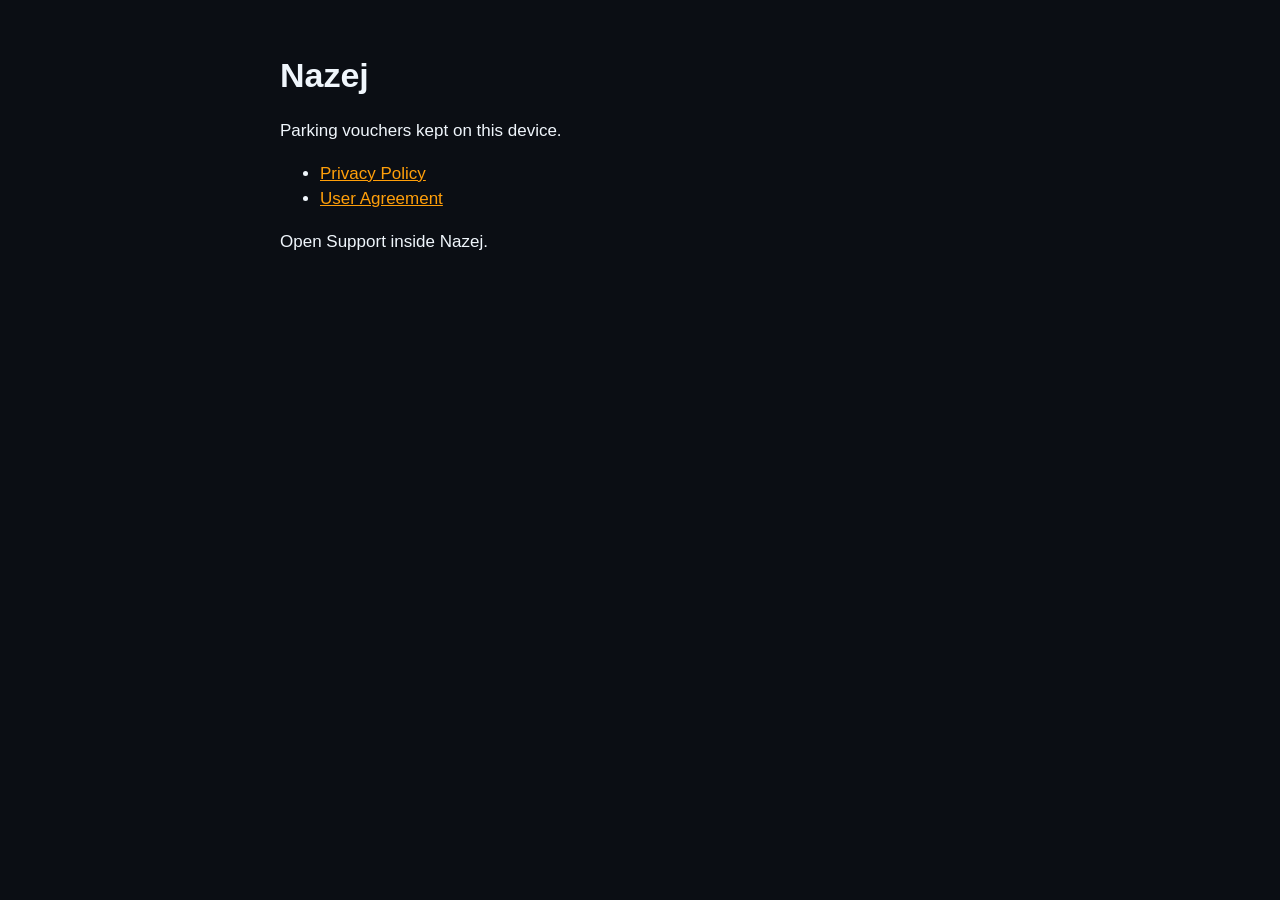
<file: index.html>
<!DOCTYPE html>
<html lang="en">
<head>
  <meta charset="utf-8">
  <meta name="viewport" content="width=device-width, initial-scale=1">
  <title>Nazej Legal</title>
  <link rel="stylesheet" href="legal.css">
</head>
<body>
  <main>
    <h1>Nazej</h1>
    <p>Parking vouchers kept on this device.</p>
    <ul>
      <li><a href="privacy-policy.html">Privacy Policy</a></li>
      <li><a href="user-agreement.html">User Agreement</a></li>
    </ul>
    <p>Open Support inside Nazej.</p>
  </main>
</body>
</html>
</file>
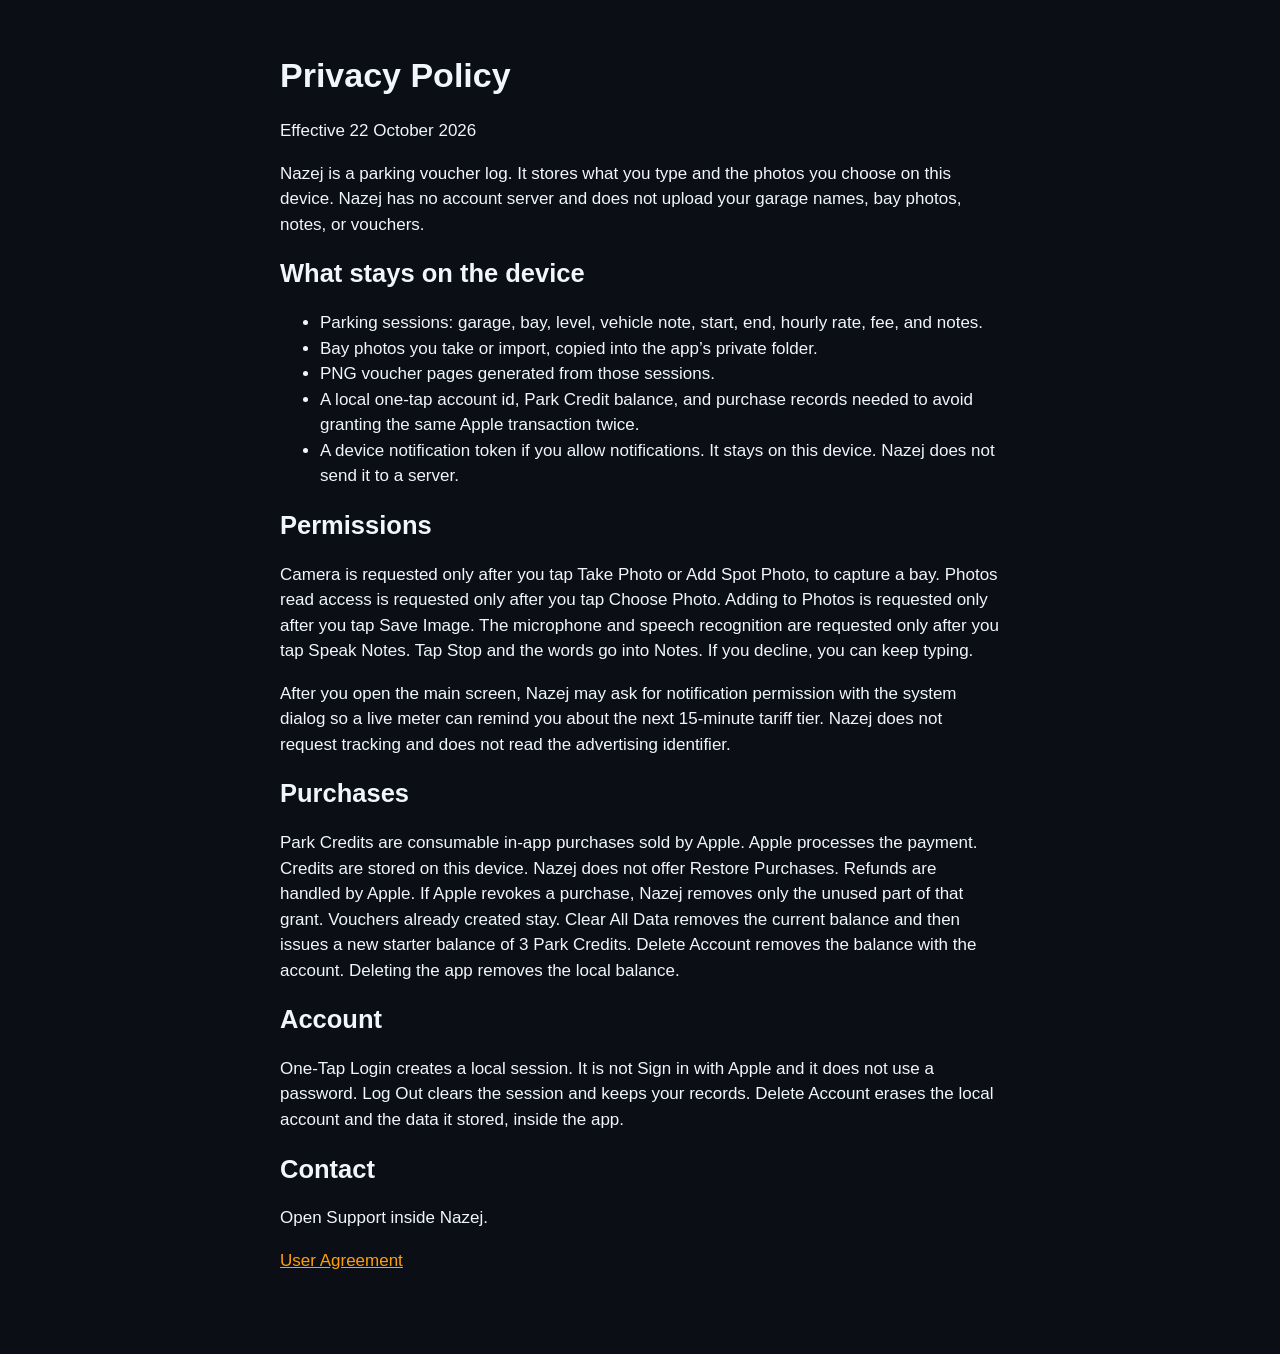
<file: privacy-policy.html>
<!DOCTYPE html>
<html lang="en">
<head>
  <meta charset="utf-8">
  <meta name="viewport" content="width=device-width, initial-scale=1">
  <title>Privacy Policy</title>
  <link rel="stylesheet" href="legal.css">
</head>
<body>
  <main>
    <h1>Privacy Policy</h1>
    <p>Effective 22 October 2026</p>
    <p>Nazej is a parking voucher log. It stores what you type and the photos you choose on this device. Nazej has no account server and does not upload your garage names, bay photos, notes, or vouchers.</p>
    <h2>What stays on the device</h2>
    <ul>
      <li>Parking sessions: garage, bay, level, vehicle note, start, end, hourly rate, fee, and notes.</li>
      <li>Bay photos you take or import, copied into the app’s private folder.</li>
      <li>PNG voucher pages generated from those sessions.</li>
      <li>A local one-tap account id, Park Credit balance, and purchase records needed to avoid granting the same Apple transaction twice.</li>
      <li>A device notification token if you allow notifications. It stays on this device. Nazej does not send it to a server.</li>
    </ul>
    <h2>Permissions</h2>
    <p>Camera is requested only after you tap Take Photo or Add Spot Photo, to capture a bay. Photos read access is requested only after you tap Choose Photo. Adding to Photos is requested only after you tap Save Image. The microphone and speech recognition are requested only after you tap Speak Notes. Tap Stop and the words go into Notes. If you decline, you can keep typing.</p>
    <p>After you open the main screen, Nazej may ask for notification permission with the system dialog so a live meter can remind you about the next 15-minute tariff tier. Nazej does not request tracking and does not read the advertising identifier.</p>
    <h2>Purchases</h2>
    <p>Park Credits are consumable in-app purchases sold by Apple. Apple processes the payment. Credits are stored on this device. Nazej does not offer Restore Purchases. Refunds are handled by Apple. If Apple revokes a purchase, Nazej removes only the unused part of that grant. Vouchers already created stay. Clear All Data removes the current balance and then issues a new starter balance of 3 Park Credits. Delete Account removes the balance with the account. Deleting the app removes the local balance.</p>
    <h2>Account</h2>
    <p>One-Tap Login creates a local session. It is not Sign in with Apple and it does not use a password. Log Out clears the session and keeps your records. Delete Account erases the local account and the data it stored, inside the app.</p>
    <h2>Contact</h2>
    <p>Open Support inside Nazej.</p>
    <p><a href="user-agreement.html">User Agreement</a></p>
  </main>
</body>
</html>
</file>
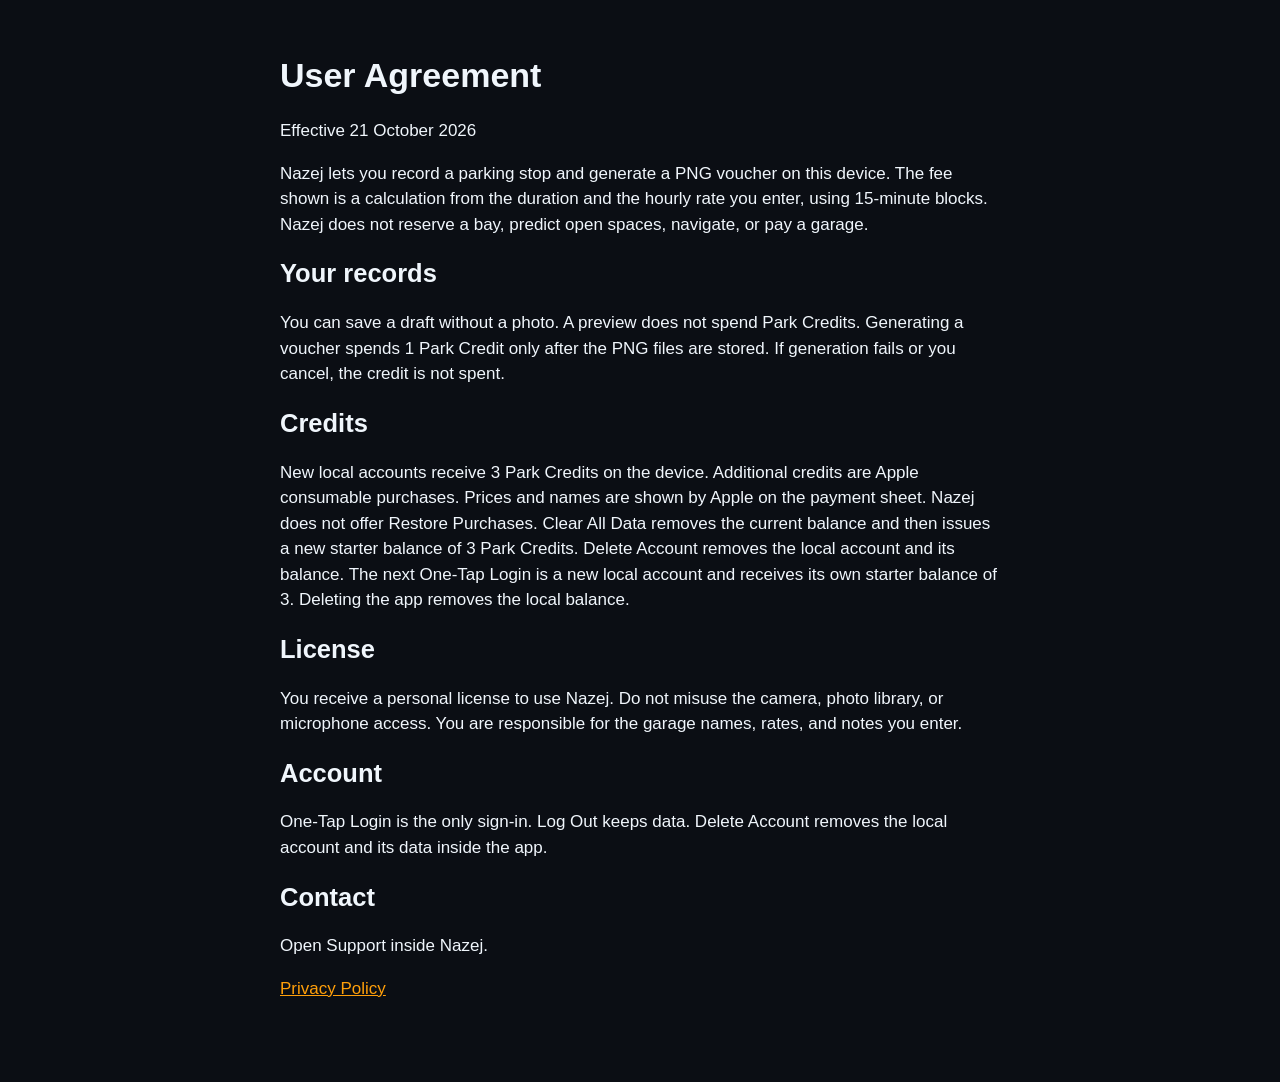
<file: user-agreement.html>
<!DOCTYPE html>
<html lang="en">
<head>
  <meta charset="utf-8">
  <meta name="viewport" content="width=device-width, initial-scale=1">
  <title>User Agreement</title>
  <link rel="stylesheet" href="legal.css">
</head>
<body>
  <main>
    <h1>User Agreement</h1>
    <p>Effective 21 October 2026</p>
    <p>Nazej lets you record a parking stop and generate a PNG voucher on this device. The fee shown is a calculation from the duration and the hourly rate you enter, using 15-minute blocks. Nazej does not reserve a bay, predict open spaces, navigate, or pay a garage.</p>
    <h2>Your records</h2>
    <p>You can save a draft without a photo. A preview does not spend Park Credits. Generating a voucher spends 1 Park Credit only after the PNG files are stored. If generation fails or you cancel, the credit is not spent.</p>
    <h2>Credits</h2>
    <p>New local accounts receive 3 Park Credits on the device. Additional credits are Apple consumable purchases. Prices and names are shown by Apple on the payment sheet. Nazej does not offer Restore Purchases. Clear All Data removes the current balance and then issues a new starter balance of 3 Park Credits. Delete Account removes the local account and its balance. The next One-Tap Login is a new local account and receives its own starter balance of 3. Deleting the app removes the local balance.</p>
    <h2>License</h2>
    <p>You receive a personal license to use Nazej. Do not misuse the camera, photo library, or microphone access. You are responsible for the garage names, rates, and notes you enter.</p>
    <h2>Account</h2>
    <p>One-Tap Login is the only sign-in. Log Out keeps data. Delete Account removes the local account and its data inside the app.</p>
    <h2>Contact</h2>
    <p>Open Support inside Nazej.</p>
    <p><a href="privacy-policy.html">Privacy Policy</a></p>
  </main>
</body>
</html>
</file>
<file: legal.css>
:root { color-scheme: dark; }
body { margin: 0; background: #0B0E14; color: #F0F6FC; font: 17px/1.5 -apple-system, BlinkMacSystemFont, sans-serif; }
main { max-width: 720px; margin: 0 auto; padding: 32px 20px 64px; }
h1, h2 { line-height: 1.2; }
a { color: #FF9F0A; }
</file>
